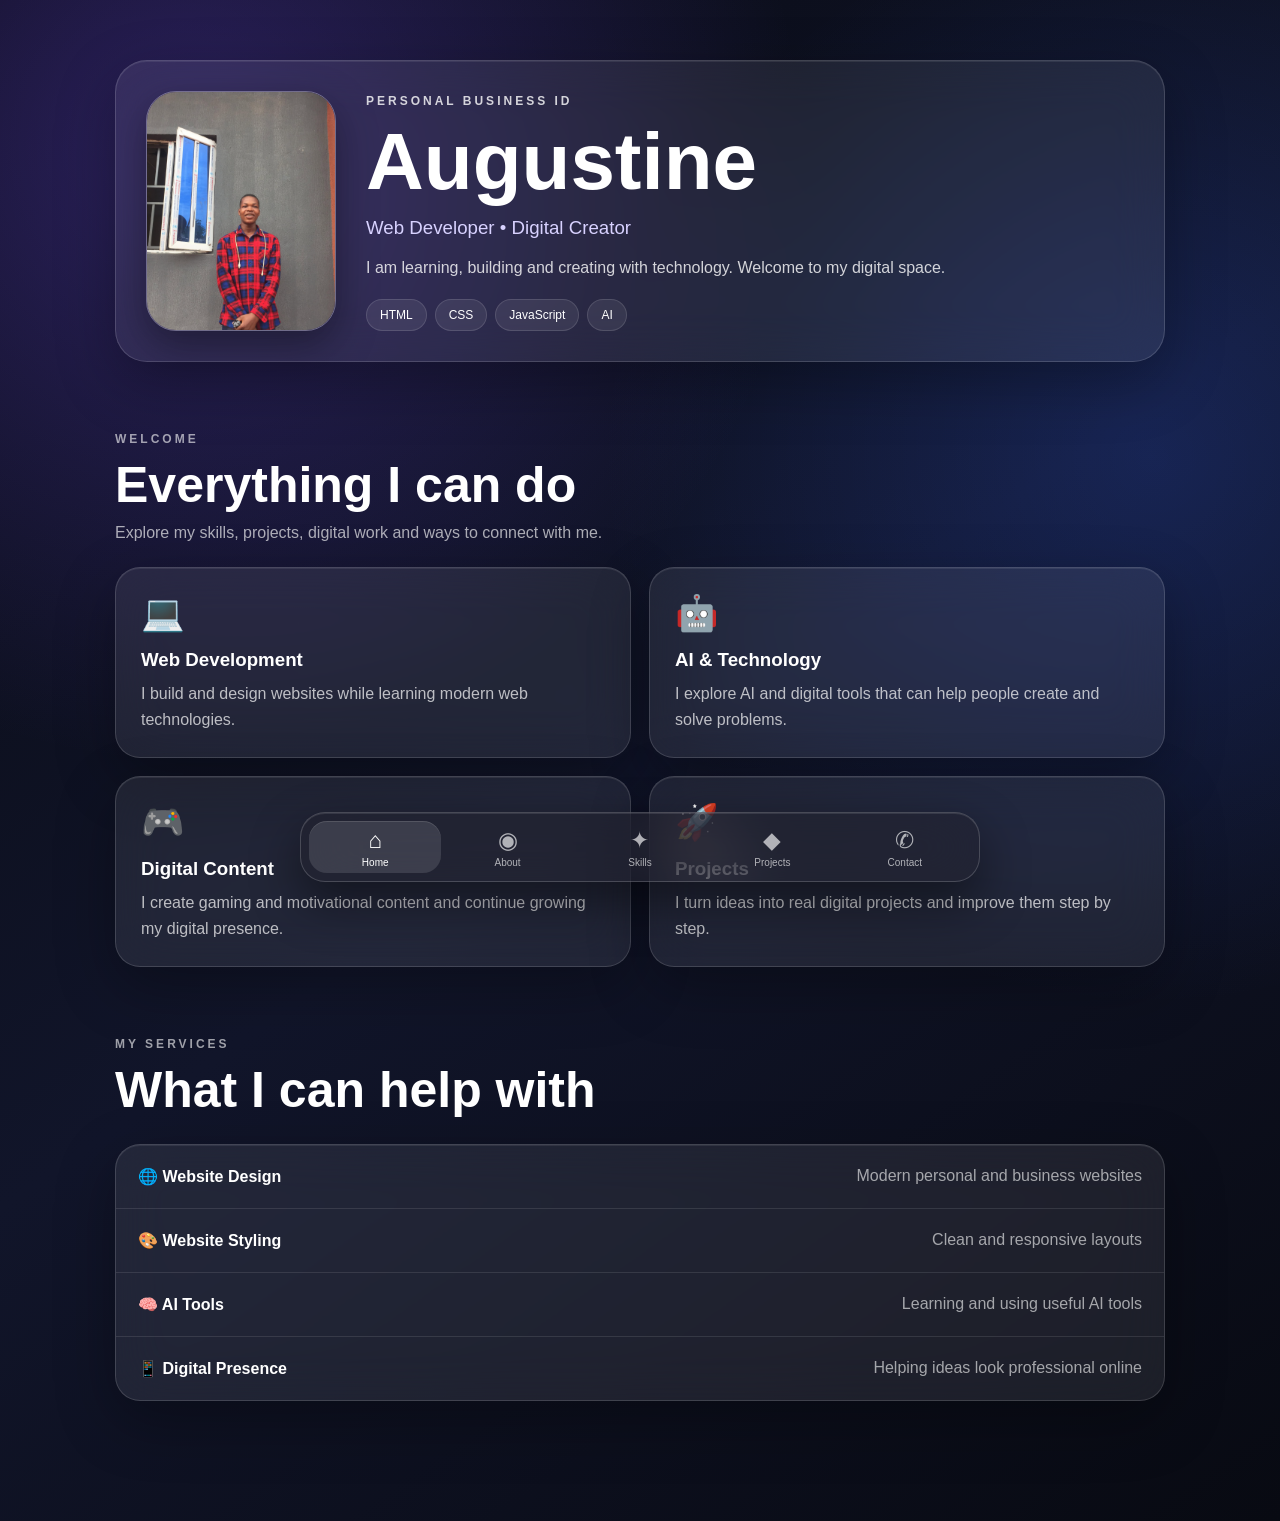
<file: index.html>
<!DOCTYPE html>
<html lang="en">
<head>
    <meta charset="UTF-8">
    <meta name="viewport" content="width=device-width, initial-scale=1.0">

    <title>Augustine — Business ID</title>

    <link rel="stylesheet" href="style.css">
</head>

<body>

    <!-- HOME -->
    <main>

        <!-- BUSINESS ID -->
        <section class="business-id">

            <div class="profile-photo">
               <img src="images/augustine.png" alt="Augustine">
            </div>

            <div class="id-info">
                <p class="small-title">PERSONAL BUSINESS ID</p>

                <h1>Augustine</h1>

                <h3>Web Developer • Digital Creator</h3>

                <p>
                    I am learning, building and creating with technology.
                    Welcome to my digital space.
                </p>

                <div class="tags">
                    <span>HTML</span>
                    <span>CSS</span>
                    <span>JavaScript</span>
                    <span>AI</span>
                </div>
            </div>

        </section>


        <!-- EVERYTHING I CAN DO -->
        <section class="everything">

            <p class="small-title">WELCOME</p>

            <h2>Everything I can do</h2>

            <p class="description">
                Explore my skills, projects, digital work and ways to connect with me.
            </p>


            <div class="cards">

                <div class="card">
                    <div class="icon">💻</div>
                    <h3>Web Development</h3>
                    <p>
                        I build and design websites while learning modern
                        web technologies.
                    </p>
                </div>


                <div class="card">
                    <div class="icon">🤖</div>
                    <h3>AI & Technology</h3>
                    <p>
                        I explore AI and digital tools that can help people
                        create and solve problems.
                    </p>
                </div>


                <div class="card">
                    <div class="icon">🎮</div>
                    <h3>Digital Content</h3>
                    <p>
                        I create gaming and motivational content and continue
                        growing my digital presence.
                    </p>
                </div>


                <div class="card">
                    <div class="icon">🚀</div>
                    <h3>Projects</h3>
                    <p>
                        I turn ideas into real digital projects and improve
                        them step by step.
                    </p>
                </div>

            </div>

        </section>


        <!-- SERVICES -->
        <section class="services">

            <p class="small-title">MY SERVICES</p>

            <h2>What I can help with</h2>

            <div class="service-box">

                <div>
                    <strong>🌐 Website Design</strong>
                    <span>Modern personal and business websites</span>
                </div>

                <div>
                    <strong>🎨 Website Styling</strong>
                    <span>Clean and responsive layouts</span>
                </div>

                <div>
                    <strong>🧠 AI Tools</strong>
                    <span>Learning and using useful AI tools</span>
                </div>

                <div>
                    <strong>📱 Digital Presence</strong>
                    <span>Helping ideas look professional online</span>
                </div>

            </div>

        </section>

    </main>


    <!-- BOTTOM NAVIGATION -->
    <nav class="bottom-nav">

        <a href="index.html" class="active">
            <span>⌂</span>
            <small>Home</small>
        </a>

        <a href="about.html">
            <span>◉</span>
            <small>About</small>
        </a>

        <a href="skills.html">
            <span>✦</span>
            <small>Skills</small>
        </a>

        <a href="projects.html">
            <span>◆</span>
            <small>Projects</small>
        </a>

        <a href="contact.html">
            <span>✆</span>
            <small>Contact</small>
        </a>

    </nav>

</body>
</html>
</file>
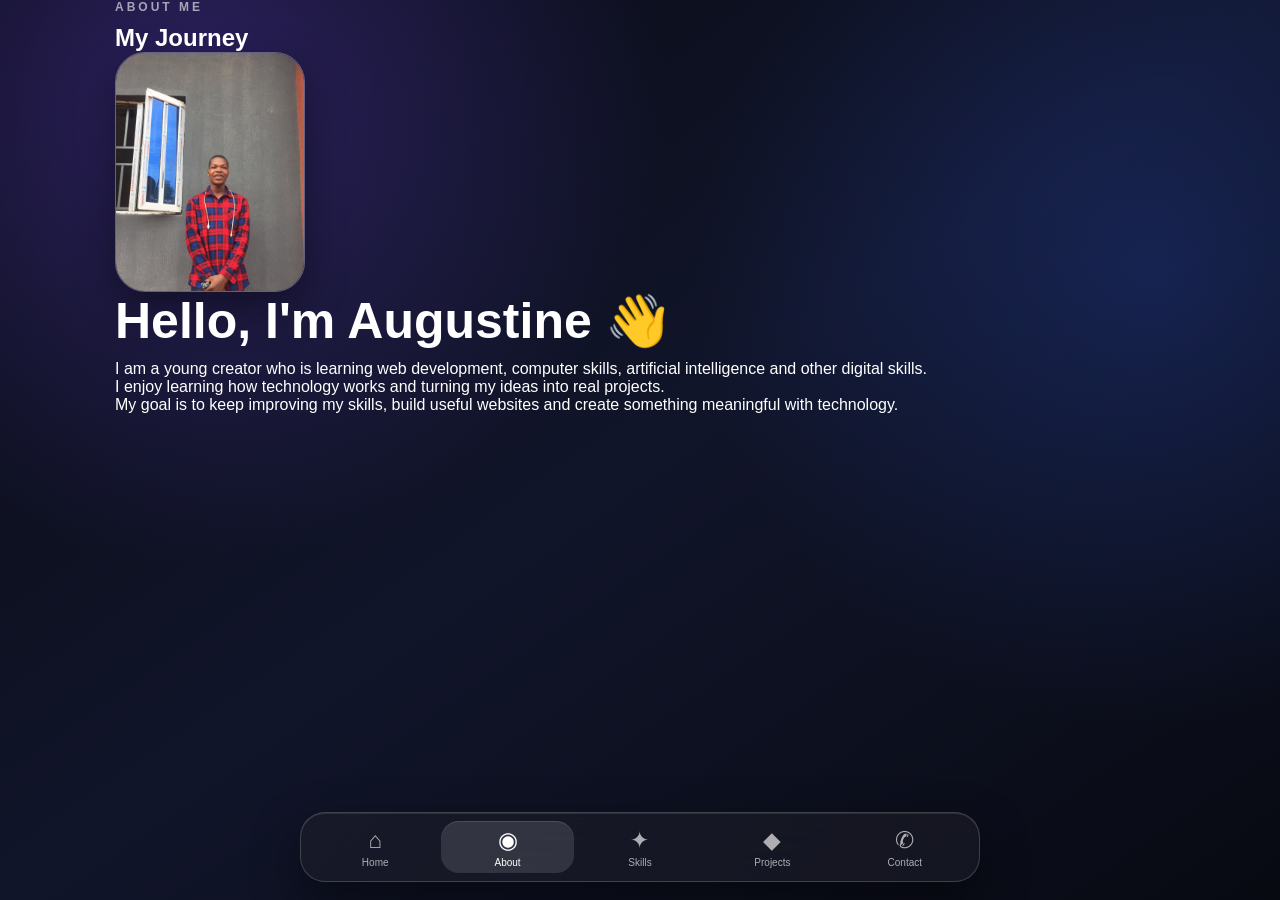
<file: about.html>
<!DOCTYPE html>
<html lang="en">

<head>

    <meta charset="UTF-8">

    <meta name="viewport"
          content="width=device-width, initial-scale=1.0">

    <title>About Augustine</title>

    <link rel="stylesheet" href="style.css">

</head>


<body>


    <main>

        <!-- ABOUT SECTION -->

        <section class="about">

            <p class="small-title">
                ABOUT ME
            </p>


            <h1>
                My Journey
            </h1>


            <div class="about-content">


                <!-- PHOTO --><!-- PROFILE IMAGE -->

            <div class="profile-photo">

             <img src="images/augustine.png" alt="Augustine">

            </div>


                <!-- INFORMATION -->

                <div class="about-text">
                    <h2>
                        Hello, I'm Augustine 👋
                    </h2>


                    <p>
                        I am a young creator who is learning
                        web development, computer skills,
                        artificial intelligence and other
                        digital skills.
                    </p>


                    <p>
                        I enjoy learning how technology works
                        and turning my ideas into real projects.
                    </p>


                    <p>
                        My goal is to keep improving my skills,
                        build useful websites and create
                        something meaningful with technology.
                    </p>

                </div>

            </div>

        </section>


    </main>



    <!-- BOTTOM NAVIGATION -->

    <nav class="bottom-nav">


        <a href="index.html">

            <span>⌂</span>

            <small>
                Home
            </small>

        </a>


        <a href="about.html"
           class="active">

            <span>◉</span>

            <small>
                About
            </small>

        </a>


        <a href="skills.html">

            <span>✦</span>

            <small>
                Skills
            </small>

        </a>


        <a href="projects.html">

            <span>◆</span>

            <small>
                Projects
            </small>

        </a>


        <a href="contact.html">

            <span>✆</span>

            <small>
                Contact
            </small>

        </a>


    </nav>


</body>

</html>
</file>
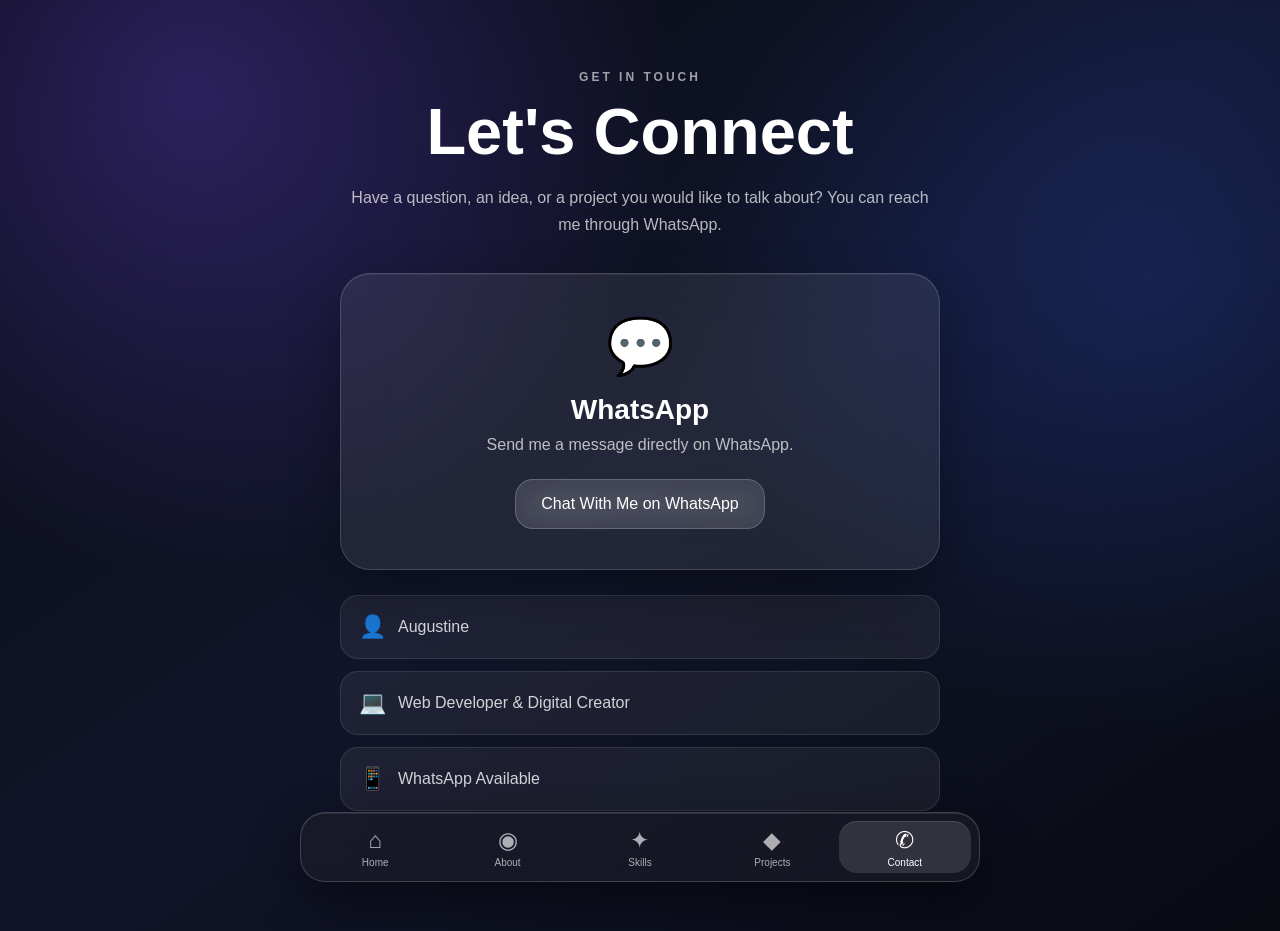
<file: contact.html>
<!DOCTYPE html>
<html lang="en">

<head>

    <meta charset="UTF-8">

    <meta name="viewport"
          content="width=device-width, initial-scale=1.0">

    <title>Augustine — Contact</title>

    <link rel="stylesheet" href="style.css">

</head>


<body>


    <main>

        <!-- CONTACT PAGE -->

        <section class="contact">

            <p class="small-title">
                GET IN TOUCH
            </p>


            <h1>
                Let's Connect
            </h1>


            <p class="contact-intro">
                Have a question, an idea, or a project you
                would like to talk about? You can reach me
                through WhatsApp.
            </p>


            <!-- CONTACT CARD -->

            <div class="contact-card">


                <div class="contact-icon">
                    💬
                </div>


                <h2>
                    WhatsApp
                </h2>


                <p>
                    Send me a message directly on WhatsApp.
                </p>


                <a
                    href="https://wa.me/2347075318595"
                    target="_blank"
                    class="whatsapp-button">

                    Chat With Me on WhatsApp

                </a>


            </div>


            <!-- BUSINESS INFORMATION -->

            <div class="contact-info">

                <div>
                    <span>👤</span>
                    <strong>Augustine</strong>
                </div>


                <div>
                    <span>💻</span>
                    <strong>Web Developer & Digital Creator</strong>
                </div>


                <div>
                    <span>📱</span>
                    <strong>WhatsApp Available</strong>
                </div>

            </div>

        </section>

    </main>



    <!-- BOTTOM NAVIGATION -->

    <nav class="bottom-nav">


        <a href="index.html">

            <span>⌂</span>

            <small>
                Home
            </small>

        </a>


        <a href="about.html">

            <span>◉</span>

            <small>
                About
            </small>

        </a>


        <a href="skills.html">

            <span>✦</span>

            <small>
                Skills
            </small>

        </a>


        <a href="projects.html">

            <span>◆</span>

            <small>
                Projects
            </small>

        </a>


        <a href="contact.html"
           class="active">

            <span>✆</span>

            <small>
                Contact
            </small>

        </a>


    </nav>


</body>

</html>
</file>
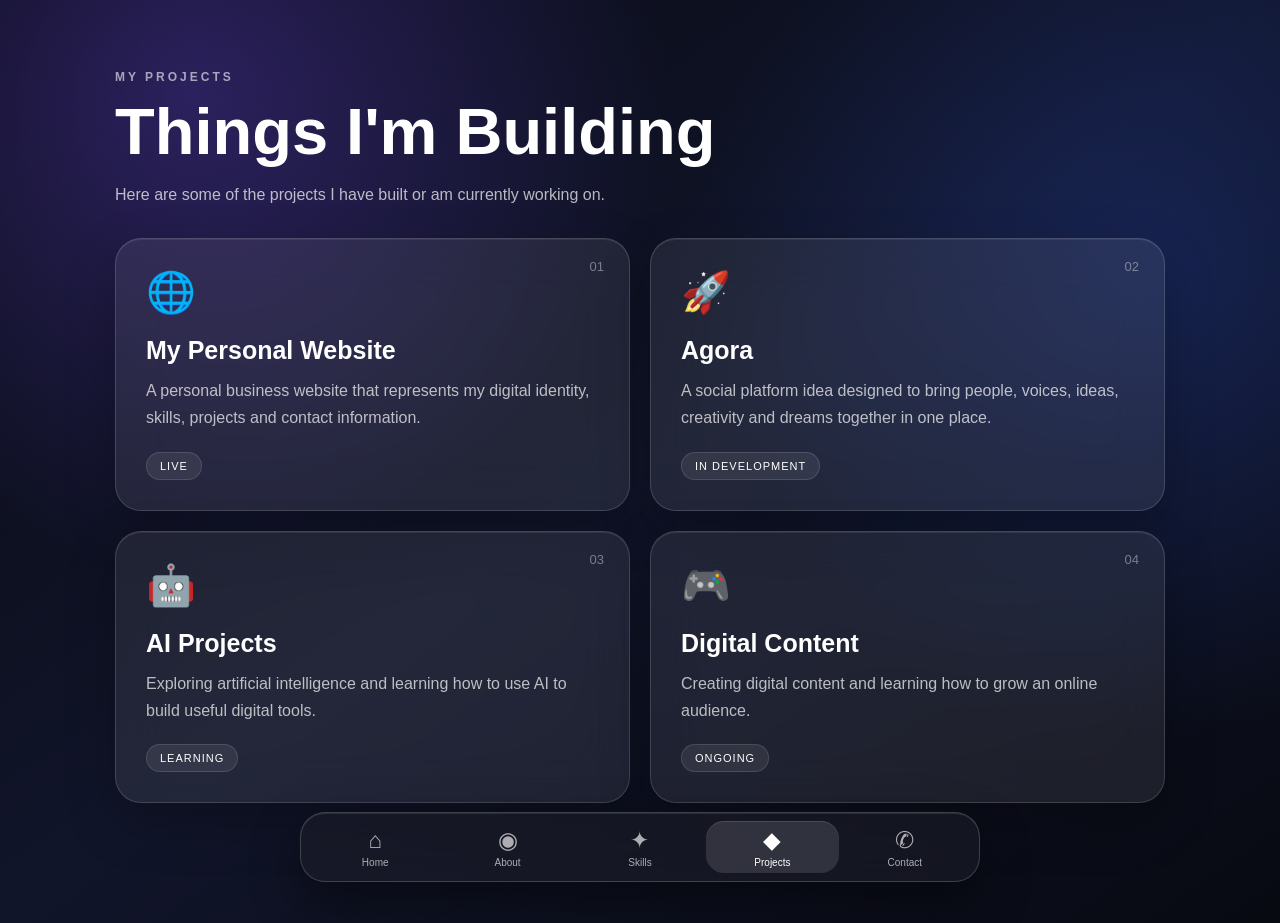
<file: projects.html>
<!DOCTYPE html>
<html lang="en">

<head>

    <meta charset="UTF-8">

    <meta name="viewport"
          content="width=device-width, initial-scale=1.0">

    <title>Augustine — Projects</title>

    <link rel="stylesheet" href="style.css">

</head>


<body>


    <main>

        <!-- PROJECTS PAGE -->

        <section class="projects">

            <p class="small-title">
                MY PROJECTS
            </p>


            <h1>
                Things I'm Building
            </h1>


            <p class="projects-intro">
                Here are some of the projects I have built
                or am currently working on.
            </p>


            <!-- PROJECT CONTAINER -->

            <div class="projects-container">


                <!-- PROJECT 1 -->

                <div class="project-card">

                    <div class="project-number">
                        01
                    </div>

                    <div class="project-icon">
                        🌐
                    </div>

                    <h2>
                        My Personal Website
                    </h2>

                    <p>
                        A personal business website that
                        represents my digital identity,
                        skills, projects and contact information.
                    </p>

                    <span class="project-status">
                        LIVE
                    </span>

                </div>



                <!-- PROJECT 2 -->

                <div class="project-card">

                    <div class="project-number">
                        02
                    </div>

                    <div class="project-icon">
                        🚀
                    </div>

                    <h2>
                        Agora
                    </h2>

                    <p>
                        A social platform idea designed to
                        bring people, voices, ideas, creativity
                        and dreams together in one place.
                    </p>

                    <span class="project-status">
                        IN DEVELOPMENT
                    </span>

                </div>



                <!-- PROJECT 3 -->

                <div class="project-card">

                    <div class="project-number">
                        03
                    </div>

                    <div class="project-icon">
                        🤖
                    </div>

                    <h2>
                        AI Projects
                    </h2>

                    <p>
                        Exploring artificial intelligence and
                        learning how to use AI to build useful
                        digital tools.
                    </p>

                    <span class="project-status">
                        LEARNING
                    </span>

                </div>



                <!-- PROJECT 4 -->

                <div class="project-card">

                    <div class="project-number">
                        04
                    </div>

                    <div class="project-icon">
                        🎮
                    </div>

                    <h2>
                        Digital Content
                    </h2>

                    <p>
                        Creating digital content and learning
                        how to grow an online audience.
                    </p>

                    <span class="project-status">
                        ONGOING
                    </span>

                </div>


            </div>

        </section>

    </main>



    <!-- BOTTOM NAVIGATION -->

    <nav class="bottom-nav">


        <a href="index.html">

            <span>⌂</span>

            <small>
                Home
            </small>

        </a>


        <a href="about.html">

            <span>◉</span>

            <small>
                About
            </small>

        </a>


        <a href="skills.html">

            <span>✦</span>

            <small>
                Skills
            </small>

        </a>


        <a href="projects.html"
           class="active">

            <span>◆</span>

            <small>
                Projects
            </small>

        </a>


        <a href="contact.html">

            <span>✆</span>

            <small>
                Contact
            </small>

        </a>


    </nav>


</body>

</html>
</file>
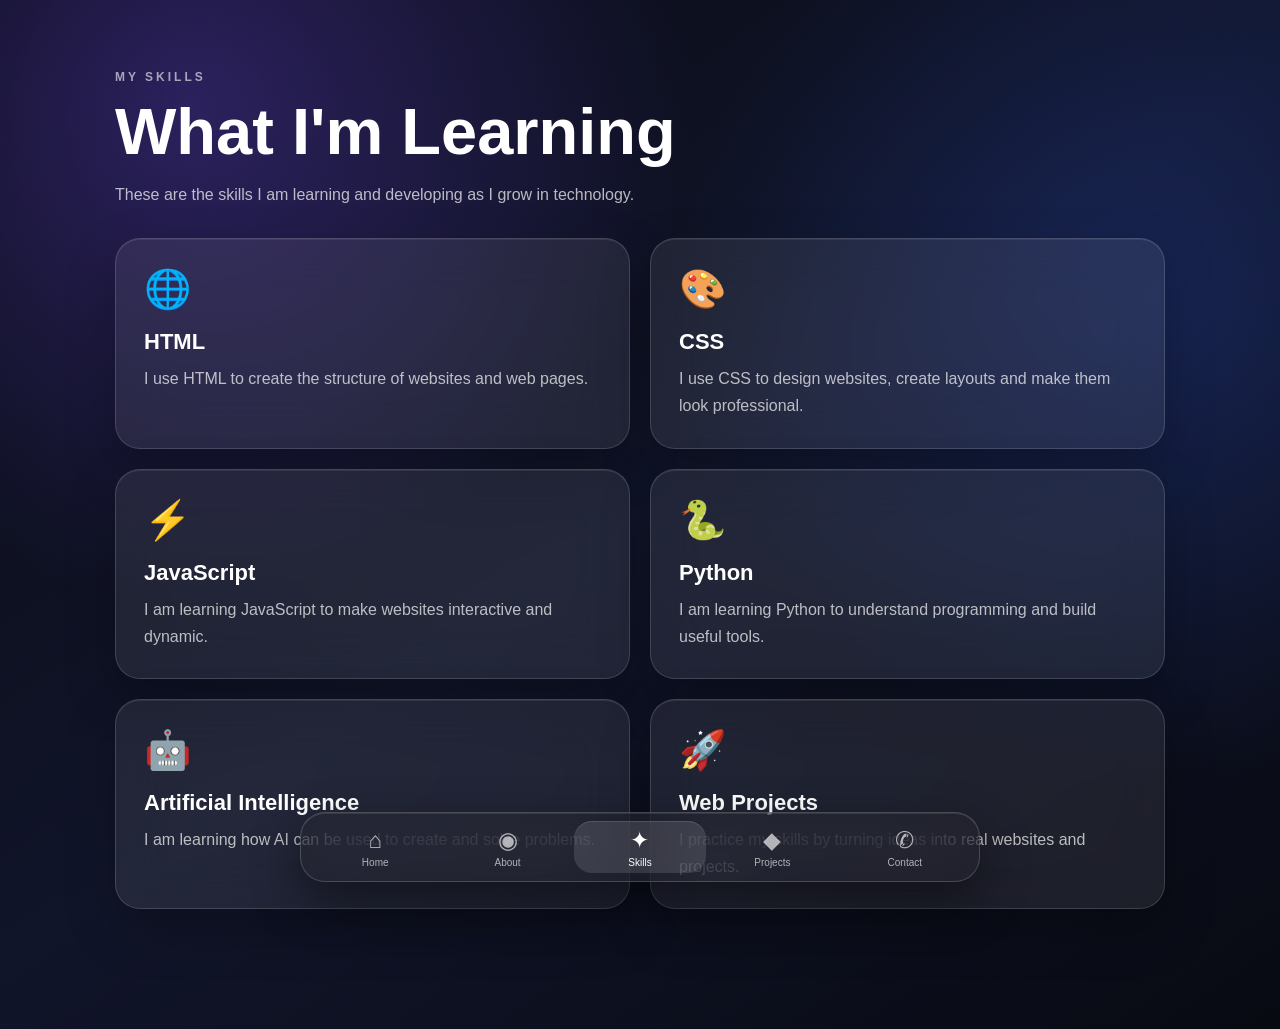
<file: skills.html>
<!DOCTYPE html>
<html lang="en">

<head>

    <meta charset="UTF-8">

    <meta name="viewport"
          content="width=device-width, initial-scale=1.0">

    <title>Augustine — Skills</title>

    <link rel="stylesheet" href="style.css">

</head>


<body>


    <main>

        <!-- SKILLS -->

        <section class="skills">

            <p class="small-title">
                MY SKILLS
            </p>

            <h1>
                What I'm Learning
            </h1>

            <p class="skills-intro">
                These are the skills I am learning and
                developing as I grow in technology.
            </p>


            <!-- SKILL CARDS -->

            <div class="skills-container">


                <div class="skill-card">

                    <div class="skill-icon">
                        🌐
                    </div>

                    <h2>
                        HTML
                    </h2>

                    <p>
                        I use HTML to create the structure
                        of websites and web pages.
                    </p>

                </div>


                <div class="skill-card">

                    <div class="skill-icon">
                        🎨
                    </div>

                    <h2>
                        CSS
                    </h2>

                    <p>
                        I use CSS to design websites,
                        create layouts and make them
                        look professional.
                    </p>

                </div>


                <div class="skill-card">

                    <div class="skill-icon">
                        ⚡
                    </div>

                    <h2>
                        JavaScript
                    </h2>

                    <p>
                        I am learning JavaScript to make
                        websites interactive and dynamic.
                    </p>

                </div>


                <div class="skill-card">

                    <div class="skill-icon">
                        🐍
                    </div>

                    <h2>
                        Python
                    </h2>

                    <p>
                        I am learning Python to understand
                        programming and build useful tools.
                    </p>

                </div>


                <div class="skill-card">

                    <div class="skill-icon">
                        🤖
                    </div>

                    <h2>
                        Artificial Intelligence
                    </h2>

                    <p>
                        I am learning how AI can be used
                        to create and solve problems.
                    </p>

                </div>


                <div class="skill-card">

                    <div class="skill-icon">
                        🚀
                    </div>

                    <h2>
                        Web Projects
                    </h2>

                    <p>
                        I practice my skills by turning
                        ideas into real websites and projects.
                    </p>

                </div>


            </div>

        </section>

    </main>



    <!-- BOTTOM NAVIGATION -->

    <nav class="bottom-nav">


        <a href="index.html">

            <span>⌂</span>

            <small>
                Home
            </small>

        </a>


        <a href="about.html">

            <span>◉</span>

            <small>
                About
            </small>

        </a>


        <a href="skills.html"
           class="active">

            <span>✦</span>

            <small>
                Skills
            </small>

        </a>


        <a href="projects.html">

            <span>◆</span>

            <small>
                Projects
            </small>

        </a>


        <a href="contact.html">

            <span>✆</span>

            <small>
                Contact
            </small>

        </a>


    </nav>


</body>

</html>
</file>
<file: style.css>
* {
    margin: 0;
    padding: 0;
    box-sizing: border-box;
}

body {
    font-family: Arial, sans-serif;
    color: white;

    min-height: 100vh;

    background:
        radial-gradient(
            circle at 15% 10%,
            rgba(120, 80, 255, 0.30),
            transparent 35%
        ),
        radial-gradient(
            circle at 90% 30%,
            rgba(50, 100, 255, 0.20),
            transparent 35%
        ),
        linear-gradient(
            145deg,
            #080a12,
            #11152a,
            #080a12
        );

    padding-bottom: 120px;
}


/* MAIN CONTAINER */

main {
    width: 92%;
    max-width: 1050px;
    margin: auto;
}


/* GLASS EFFECT */

.business-id,
.card,
.service-box {
    background: rgba(255,255,255,0.08);

    border: 1px solid rgba(255,255,255,0.15);

    backdrop-filter: blur(25px);
    -webkit-backdrop-filter: blur(25px);

    box-shadow:
        0 20px 60px rgba(0,0,0,0.30),
        inset 0 1px 0 rgba(255,255,255,0.08);
}


/* BUSINESS ID */

.business-id {

    margin-top: 60px;

    padding: 30px;

    border-radius: 32px;

    display: flex;

    align-items: center;

    gap: 30px;
}


/* YOUR PHOTO */

.profile-photo {

    width: 190px;
    height: 230px;

    flex-shrink: 0;

    overflow: hidden;

    border-radius: 26px;

    border: 1px solid rgba(255,255,255,0.25);

    box-shadow:
        0 15px 40px rgba(0,0,0,0.40);
}


.profile-photo img {

    width: 100%;
    height: 100%;

    object-fit: cover;

    object-position: center top;
}


/* TEXT */

.small-title {

    font-size: 12px;

    letter-spacing: 3px;

    opacity: 0.6;

    font-weight: bold;

    margin-bottom: 10px;
}


.id-info h1 {

    font-size: clamp(45px, 7vw, 80px);

    line-height: 1;
}


.id-info h3 {

    color: #d8d2ff;

    margin: 15px 0;

    font-weight: normal;
}


.id-info p {

    line-height: 1.7;

    opacity: 0.8;

    max-width: 600px;
}


/* TAGS */

.tags {

    display: flex;

    gap: 8px;

    flex-wrap: wrap;

    margin-top: 18px;
}


.tags span {

    padding: 8px 13px;

    border-radius: 50px;

    background: rgba(255,255,255,0.08);

    border: 1px solid rgba(255,255,255,0.12);

    font-size: 12px;
}


/* SECTIONS */

.everything,
.services {

    padding-top: 70px;
}


h2 {

    font-size: clamp(30px,5vw,50px);

    margin-bottom: 10px;
}


.description {

    opacity: 0.65;

    margin-bottom: 25px;
}


/* CARDS */

.cards {

    display: grid;

    grid-template-columns: repeat(2,1fr);

    gap: 18px;
}


.card {

    padding: 25px;

    border-radius: 25px;

    transition: 0.3s;
}


.card:hover {

    transform: translateY(-5px);

    background: rgba(255,255,255,0.12);
}


.icon {

    font-size: 35px;

    margin-bottom: 15px;
}


.card h3 {

    margin-bottom: 10px;
}


.card p {

    line-height: 1.6;

    opacity: 0.7;
}


/* SERVICES */

.service-box {

    border-radius: 25px;

    overflow: hidden;

    margin-top: 25px;
}


.service-box div {

    padding: 22px;

    display: flex;

    justify-content: space-between;

    gap: 20px;

    border-bottom: 1px solid rgba(255,255,255,0.1);
}


.service-box div:last-child {

    border-bottom: none;
}


.service-box span {

    opacity: 0.6;

    text-align: right;
}


/* ========================= */
/* IOS STYLE BOTTOM BUTTONS */
/* ========================= */

.bottom-nav {

    position: fixed;

    z-index: 100;

    left: 50%;

    bottom: 18px;

    transform: translateX(-50%);

    width: min(680px, calc(100% - 28px));

    height: 70px;

    padding: 8px;

    border-radius: 25px;

    display: grid;

    grid-template-columns: repeat(5,1fr);

    background: rgba(35,35,45,0.45);

    border: 1px solid rgba(255,255,255,0.18);

    backdrop-filter: blur(30px);

    -webkit-backdrop-filter: blur(30px);

    box-shadow:
        0 20px 50px rgba(0,0,0,0.45),
        inset 0 1px 0 rgba(255,255,255,0.10);
}


.bottom-nav a {

    text-decoration: none;

    color: rgba(255,255,255,0.65);

    display: flex;

    flex-direction: column;

    justify-content: center;

    align-items: center;

    gap: 3px;

    border-radius: 18px;

    transition: 0.2s;
}


.bottom-nav a span {

    font-size: 23px;
}


.bottom-nav small {

    font-size: 10px;
}


.bottom-nav a:hover,
.bottom-nav a.active {

    color: white;

    background: rgba(255,255,255,0.12);

    box-shadow:
        inset 0 1px 0 rgba(255,255,255,0.12);
}


/* MOBILE */

@media (max-width: 700px) {

    .business-id {

        flex-direction: column;

        text-align: center;

        padding: 25px;
    }


    .profile-photo {

        width: 155px;

        height: 190px;
    }


    .tags {

        justify-content: center;
    }


    .cards {

        grid-template-columns: 1fr;
    }


    .service-box div {

        flex-direction: column;

        gap: 7px;
    }


    .service-box span {

        text-align: left;
    }


    .bottom-nav {

        bottom: 12px;

        height: 67px;
    }

}.profile-photo {
    width: 190px;
    height: 240px;

    border-radius: 30px;

    overflow: hidden;

    border: 1px solid rgba(255, 255, 255, 0.3);

    box-shadow: 0 15px 40px rgba(0, 0, 0, 0.4);
}

.profile-photo img {
    width: 100%;
    height: 100%;

    object-fit: cover;

    object-position: center top;

    display: block;
}/* ========================= */
/* SKILLS PAGE */
/* ========================= */

.skills {
    padding-top: 70px;
}

.skills h1 {
    font-size: clamp(40px, 7vw, 65px);
    margin-bottom: 12px;
}

.skills-intro {
    max-width: 600px;
    line-height: 1.7;
    opacity: 0.7;
    margin-bottom: 30px;
}


/* SKILL CONTAINER */

.skills-container {

    display: grid;

    grid-template-columns: repeat(2, 1fr);

    gap: 20px;
}


/* SKILL CARD */

.skill-card {

    padding: 28px;

    border-radius: 25px;

    background: rgba(255, 255, 255, 0.08);

    border: 1px solid rgba(255, 255, 255, 0.15);

    backdrop-filter: blur(25px);

    -webkit-backdrop-filter: blur(25px);

    box-shadow:
        0 20px 50px rgba(0, 0, 0, 0.25),
        inset 0 1px 0 rgba(255,255,255,0.08);

    transition: 0.3s;
}


.skill-card:hover {

    transform: translateY(-6px);

    background: rgba(255,255,255,0.12);
}


/* ICON */

.skill-icon {

    font-size: 38px;

    margin-bottom: 18px;
}


.skill-card h2 {

    font-size: 22px;

    margin-bottom: 10px;
}


.skill-card p {

    line-height: 1.7;

    opacity: 0.7;
}


/* MOBILE */

@media (max-width: 700px) {

    .skills-container {

        grid-template-columns: 1fr;

    }

}/* ========================= */
/* PROJECTS PAGE */
/* ========================= */

.projects {

    padding-top: 70px;

}


.projects h1 {

    font-size: clamp(40px, 7vw, 65px);

    margin-bottom: 12px;

}


.projects-intro {

    max-width: 600px;

    line-height: 1.7;

    opacity: 0.7;

    margin-bottom: 30px;

}


/* PROJECT GRID */

.projects-container {

    display: grid;

    grid-template-columns: repeat(2, 1fr);

    gap: 20px;

}


/* PROJECT CARD */

.project-card {

    position: relative;

    padding: 30px;

    min-height: 270px;

    border-radius: 26px;

    background: rgba(255, 255, 255, 0.08);

    border: 1px solid rgba(255, 255, 255, 0.15);

    backdrop-filter: blur(25px);

    -webkit-backdrop-filter: blur(25px);

    box-shadow:
        0 20px 50px rgba(0, 0, 0, 0.25),
        inset 0 1px 0 rgba(255,255,255,0.08);

    transition: 0.3s;

}


.project-card:hover {

    transform: translateY(-6px);

    background: rgba(255,255,255,0.12);

}


/* NUMBER */

.project-number {

    position: absolute;

    top: 20px;

    right: 25px;

    font-size: 13px;

    opacity: 0.4;

}


/* PROJECT ICON */

.project-icon {

    font-size: 40px;

    margin-bottom: 20px;

}


.project-card h2 {

    font-size: 25px;

    margin-bottom: 12px;

}


.project-card p {

    line-height: 1.7;

    opacity: 0.7;

}


/* STATUS */

.project-status {

    display: inline-block;

    margin-top: 20px;

    padding: 7px 13px;

    border-radius: 50px;

    font-size: 11px;

    letter-spacing: 1px;

    background: rgba(255,255,255,0.08);

    border: 1px solid rgba(255,255,255,0.12);

}


/* MOBILE */

@media (max-width: 700px) {

    .projects-container {

        grid-template-columns: 1fr;

    }

}/* ========================= */
/* CONTACT PAGE */
/* ========================= */

.contact {

    padding-top: 70px;

    text-align: center;

}


.contact h1 {

    font-size: clamp(40px, 7vw, 65px);

    margin-bottom: 15px;

}


.contact-intro {

    max-width: 600px;

    margin: 0 auto 35px;

    line-height: 1.7;

    opacity: 0.7;

}


/* CONTACT CARD */

.contact-card {

    max-width: 600px;

    margin: auto;

    padding: 40px 30px;

    border-radius: 30px;

    background: rgba(255,255,255,0.08);

    border: 1px solid rgba(255,255,255,0.15);

    backdrop-filter: blur(25px);

    -webkit-backdrop-filter: blur(25px);

    box-shadow:
        0 20px 50px rgba(0,0,0,0.30),
        inset 0 1px 0 rgba(255,255,255,0.08);

}


.contact-icon {

    font-size: 55px;

    margin-bottom: 15px;

}


.contact-card h2 {

    font-size: 28px;

    margin-bottom: 10px;

}


.contact-card p {

    opacity: 0.7;

    margin-bottom: 25px;

}


/* WHATSAPP BUTTON */

.whatsapp-button {

    display: inline-block;

    text-decoration: none;

    color: white;

    padding: 15px 25px;

    border-radius: 18px;

    background: rgba(255,255,255,0.10);

    border: 1px solid rgba(255,255,255,0.20);

    backdrop-filter: blur(15px);

    transition: 0.3s;

}


.whatsapp-button:hover {

    transform: translateY(-3px);

    background: rgba(255,255,255,0.17);

}


/* CONTACT INFORMATION */

.contact-info {

    max-width: 600px;

    margin: 25px auto 0;

    display: grid;

    gap: 12px;

}


.contact-info div {

    padding: 18px;

    border-radius: 18px;

    background: rgba(255,255,255,0.06);

    border: 1px solid rgba(255,255,255,0.10);

    display: flex;

    align-items: center;

    gap: 12px;

    text-align: left;

}


.contact-info span {

    font-size: 22px;

}


.contact-info strong {

    font-weight: normal;

    opacity: 0.8;

}
</file>
